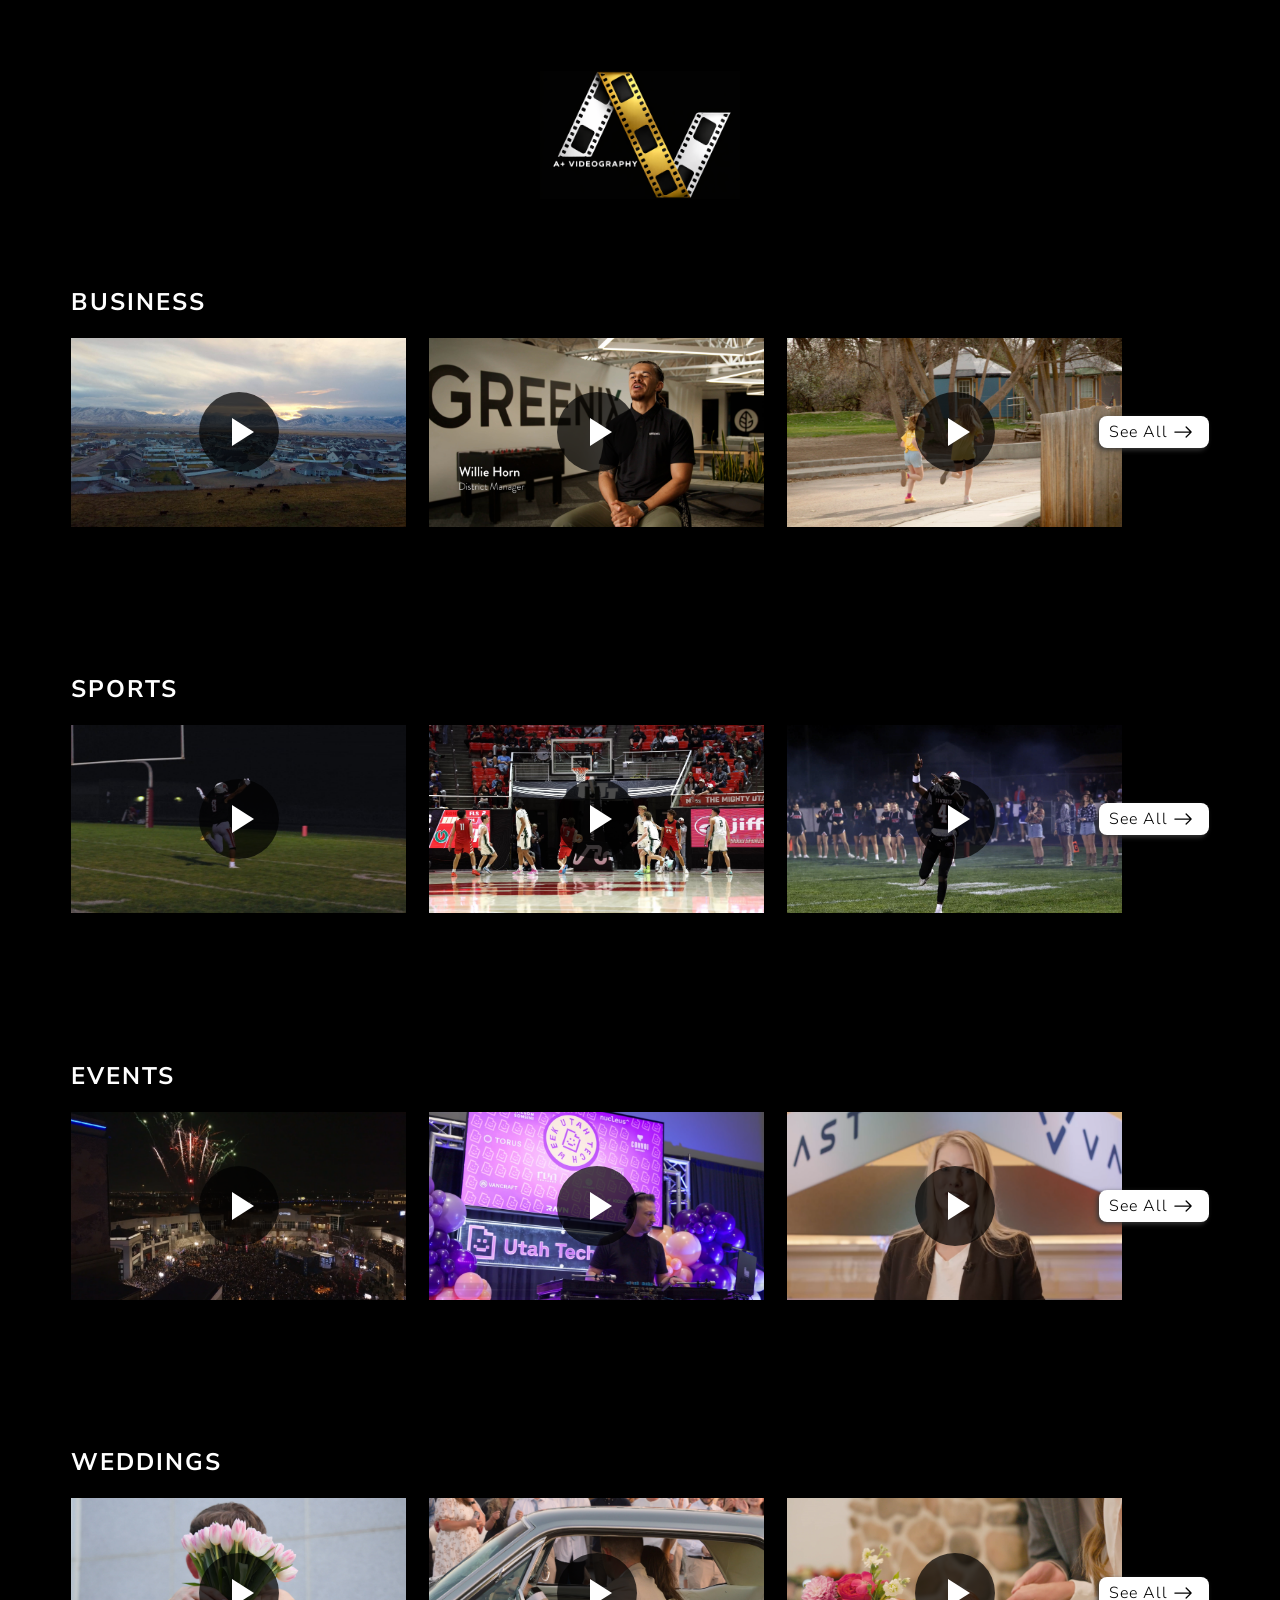
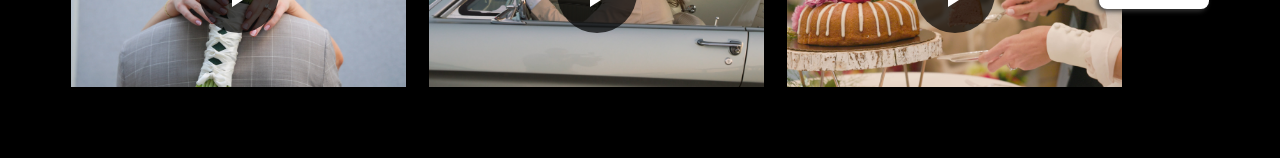
<file: index.html>
<!DOCTYPE html>
<html lang="en">
<head>
    <meta charset="UTF-8">
    <meta name="viewport" content="width=device-width, initial-scale=1.0">
    <title>A+ Videography - Home</title>
    <link rel="stylesheet" href="index.css">
    <link rel="stylesheet" href="header.css">
    <link rel="icon" href="favicon.ico" type="image/x-icon">
    <script src="https://player.vimeo.com/api/player.js"></script>
    <script src="video.js" defer></script>
</head>
<body>
    <div class="header">
        <a class="logo-link" href="/index.html">
            <img class="logo" src="3d-logo.png">
        </a>
    </div>
    <h2 class="section-header">Business</h2>
    <div class="section row">
        <div class="row-item">
            <div class="thumbnail-container" data-video="1164854025?h=b33ad053c7">
                <img src="thumbnails/chirotrust.jpg" class="thumbnail"/>
                <div class="play-button"></div>
            </div>
        </div>
        <div class="row-item">
            <div class="thumbnail-container" data-video="1150185746?h=3242a782f0">
                <img src="thumbnails/greenix.jpg" class="thumbnail"/>
                <div class="play-button"></div>
            </div>
        </div>
        <div class="row-item">
            <div class="thumbnail-container" data-video="1148993482?h=86b4a83564">
                <img src="thumbnails/girlsontherun1.jpg" class="thumbnail"/>
                <div class="play-button"></div>
            </div>
        </div>
        <a href="/business.html">
            <p class="link-text">See All</p>
            <svg xmlns="http://www.w3.org/2000/svg" width="20" height="20" fill="currentColor" class="bi bi-arrow-right" viewBox="0 0 16 16">
                <path fill-rule="evenodd" d="M1 8a.5.5 0 0 1 .5-.5h11.793l-3.147-3.146a.5.5 0 0 1 .708-.708l4 4a.5.5 0 0 1 0 .708l-4 4a.5.5 0 0 1-.708-.708L13.293 8.5H1.5A.5.5 0 0 1 1 8"/>
            </svg>
        </a>
    </div>
    <h2 class="section-header">Sports</h2>
    <div class="section row">
        <div class="row-item">
            <div class="thumbnail-container" data-video="1170892997?h=d28347f05e">
                <img class="thumbnail" src="thumbnails/sportsdemo.jpg">
                <div class="play-button"></div>
            </div>
        </div>
        <div class="row-item">
            <div class="thumbnail-container" data-video="1171821658?h=edae887c7e">
                <img class="thumbnail" src="thumbnails/5A6ABasketball.jpg">
                <div class="play-button"></div>
            </div>
        </div>
        <div class="row-item">
            <div class="thumbnail-container" data-video="1171098340?h=b8a5f680de">
                <img class="thumbnail" src="thumbnails/homecoming.jpg">
                <div class="play-button"></div>
            </div>
        </div>
        <a href="/sports.html">
            <p class="link-text">See All</p>
            <svg xmlns="http://www.w3.org/2000/svg" width="20" height="20" fill="currentColor" class="bi bi-arrow-right" viewBox="0 0 16 16">
                <path fill-rule="evenodd" d="M1 8a.5.5 0 0 1 .5-.5h11.793l-3.147-3.146a.5.5 0 0 1 .708-.708l4 4a.5.5 0 0 1 0 .708l-4 4a.5.5 0 0 1-.708-.708L13.293 8.5H1.5A.5.5 0 0 1 1 8"/>
            </svg>
        </a>
    </div>
    <h2 class="section-header">Events</h2>
    <div class="section row">
        <div class="row-item">
            <div class="thumbnail-container" data-video="1152361571?h=915003e403">
                <img class="thumbnail" src="thumbnails/gateway.png">
                <div class="play-button"></div>
            </div>
        </div>
        <div class="row-item">
            <div class="thumbnail-container" data-video="1164519616?h=d319bfca0e">
                <img class="thumbnail" src="thumbnails/utahtechweek.png">
                <div class="play-button"></div>
            </div>
        </div>
        <div class="row-item">
            <div class="thumbnail-container" data-video="1168940825?h=b813367901">
                <img class="thumbnail" src="thumbnails/vastforward.png">
                <div class="play-button"></div>
            </div>
        </div>
        <a href="/events.html">
            <p class="link-text">See All</p>
            <svg xmlns="http://www.w3.org/2000/svg" width="20" height="20" fill="currentColor" class="bi bi-arrow-right" viewBox="0 0 16 16">
                <path fill-rule="evenodd" d="M1 8a.5.5 0 0 1 .5-.5h11.793l-3.147-3.146a.5.5 0 0 1 .708-.708l4 4a.5.5 0 0 1 0 .708l-4 4a.5.5 0 0 1-.708-.708L13.293 8.5H1.5A.5.5 0 0 1 1 8"/>
            </svg>
        </a>
    </div>
    <h2 class="section-header">Weddings</h2>
    <div class="section row">
        <div class="row-item">
            <div class="thumbnail-container" data-video="1213437684?h=1cf5d965f9">
                <img class="thumbnail" src="thumbnails/codywedding.jpg">
                <div class="play-button"></div>
            </div>
        </div>
        <div class="row-item">
            <div class="thumbnail-container" data-video="1188899223?h=7cfc603c5a">
                <img class="thumbnail" src="thumbnails/bradywedding1.jpg?v-1">
                <div class="play-button"></div>
            </div>
        </div>
        <div class="row-item">
            <div class="thumbnail-container" data-video="1193643307?h=1840517e64">
                <img class="thumbnail" src="thumbnails/kennadywedding.jpg?v-1">
                <div class="play-button"></div>
            </div>
        </div>
        <a href="/weddings.html">
            <p class="link-text">See All</p>
            <svg xmlns="http://www.w3.org/2000/svg" width="20" height="20" fill="currentColor" class="bi bi-arrow-right" viewBox="0 0 16 16">
                <path fill-rule="evenodd" d="M1 8a.5.5 0 0 1 .5-.5h11.793l-3.147-3.146a.5.5 0 0 1 .708-.708l4 4a.5.5 0 0 1 0 .708l-4 4a.5.5 0 0 1-.708-.708L13.293 8.5H1.5A.5.5 0 0 1 1 8"/>
            </svg>
        </a>
    </div>
    <div id="video-lightbox">
        <div class="lightbox-content">
          <span class="close-video">&times;</span>
          <div id="video-frame"></div>
        </div>
    </div>
</body>
</html>
</file>
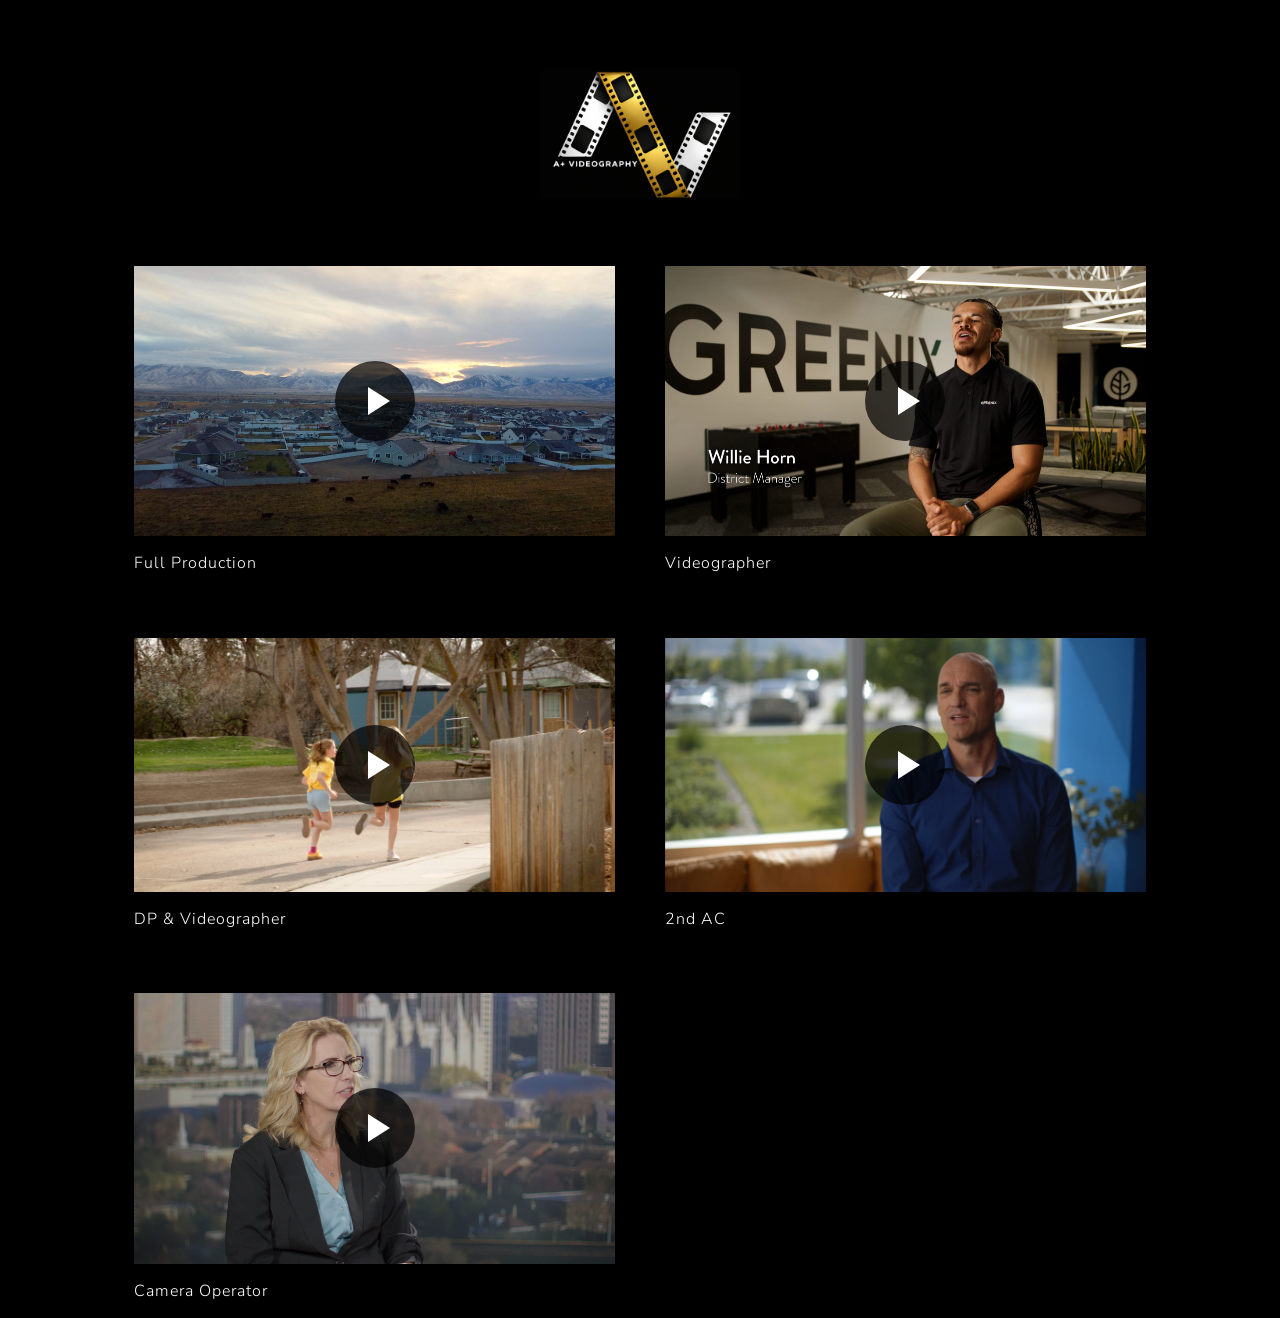
<file: business.html>
<!DOCTYPE html>
<html lang="en">
<head>
    <meta charset="UTF-8">
    <meta name="viewport" content="width=device-width, initial-scale=1.0">
    <title>A+ Videography - Business</title>
    <link rel="stylesheet" href="index.css">
    <link rel="stylesheet" href="header.css">
    <link rel="icon" href="favicon.ico" type="image/x-icon">
    <script src="https://player.vimeo.com/api/player.js"></script>
    <script src="video.js" defer></script>
</head>
<body>
    <div class="header">
        <a class="logo-link" href="/index.html">
            <img class="logo" src="3d-logo.png">
        </a>
    </div>
    <div class="section grid">
        <div class="grid-item">
            <div class="thumbnail-container" data-video="1164854025?h=b33ad053c7">
                <img src="thumbnails/chirotrust.jpg" class="thumbnail"/>
                <div class="play-button"></div>
            </div>
            <!--<div style="padding:56.25% 0 0 0;position:relative;"><iframe src="https://player.vimeo.com/video/1164854025?h=b33ad053c7&amp;title=0&amp;byline=0&amp;portrait=0&amp;badge=0&amp;autopause=0&amp;player_id=0&amp;app_id=58479" frameborder="0" allow="autoplay; fullscreen; picture-in-picture; clipboard-write; encrypted-media; web-share" referrerpolicy="strict-origin-when-cross-origin" style="position:absolute;top:0;left:0;width:100%;height:100%;" title="Final 1080p"></iframe></div>
            -->
            <div class="grid-text">
                <p class="subtitle">Full Production</p>
            </div>
        </div>
        <div class="grid-item">
            <div class="thumbnail-container" data-video="1150185746?h=3242a782f0">
                <img src="thumbnails/greenix.jpg" class="thumbnail"/>
                <div class="play-button"></div>
            </div>
            <!--<div style="padding:52.73% 0 0 0;position:relative;"><iframe src="https://player.vimeo.com/video/1150185746?h=3242a782f0&amp;title=0&amp;byline=0&amp;portrait=0&amp;badge=0&amp;autopause=0&amp;player_id=0&amp;app_id=58479" frameborder="0" allow="autoplay; fullscreen; picture-in-picture; clipboard-write; encrypted-media; web-share" referrerpolicy="strict-origin-when-cross-origin" style="position:absolute;top:0;left:0;width:100%;height:100%;" title="Greenix Pest Control - Videographer"></iframe></div>
            -->
                <div class="grid-text">
                <p class="subtitle">Videographer</p>
            </div>
        </div>
        <div class="grid-item">
            <div class="thumbnail-container" data-video="1148993482?h=86b4a83564">
                <img src="thumbnails/girlsontherun.jpg" class="thumbnail"/>
                <div class="play-button"></div>
            </div>
            <!--<div style="padding:52.73% 0 0 0;position:relative;"><iframe src="https://player.vimeo.com/video/1148993482?h=86b4a83564&amp;title=0&amp;byline=0&amp;portrait=0&amp;badge=0&amp;autopause=0&amp;player_id=0&amp;app_id=58479" frameborder="0" allow="autoplay; fullscreen; picture-in-picture; clipboard-write; encrypted-media; web-share" referrerpolicy="strict-origin-when-cross-origin" style="position:absolute;top:0;left:0;width:100%;height:100%;" title="Girls on the Run Nonprofit - DP &amp; Videographer"></iframe></div>
        -->
            <div class="grid-text">
            <p class="subtitle">DP & Videographer</p>
            </div>
        </div>
        <div class="grid-item">
            <div class="thumbnail-container" data-video="1154349424?h=9f47914a93">
                <img src="thumbnails/cenexel.jpg" class="thumbnail"/>
                <div class="play-button"></div>
            </div>
            <!--<div style="padding:52.73% 0 0 0;position:relative;"><iframe src="https://player.vimeo.com/video/1154349424?h=9f47914a93&amp;title=0&amp;byline=0&amp;portrait=0&amp;badge=0&amp;autopause=0&amp;player_id=0&amp;app_id=58479" frameborder="0" allow="autoplay; fullscreen; picture-in-picture; clipboard-write; encrypted-media; web-share" referrerpolicy="strict-origin-when-cross-origin" style="position:absolute;top:0;left:0;width:100%;height:100%;" title="Cenexel - 2nd AC"></iframe></div>
            -->
            <div class="grid-text">
                <p class="subtitle">2nd AC</p>
            </div>
        </div>
        <div class="grid-item">
            <div class="thumbnail-container" data-video="1150190663?h=fbf8760063">
                <img src="thumbnails/samsara.jpg" class="thumbnail"/>
                <div class="play-button"></div>
            </div>
            <!--<div style="padding:56.25% 0 0 0;position:relative;"><iframe src="https://player.vimeo.com/video/1150190663?h=fbf8760063&amp;title=0&amp;byline=0&amp;portrait=0&amp;badge=0&amp;autopause=0&amp;player_id=0&amp;app_id=58479" frameborder="0" allow="autoplay; fullscreen; picture-in-picture; clipboard-write; encrypted-media; web-share" referrerpolicy="strict-origin-when-cross-origin" style="position:absolute;top:0;left:0;width:100%;height:100%;" title="Samsara Vision - Camera Operator"></iframe></div>
            -->
            <div class="grid-text">
                <p class="subtitle">Camera Operator</p>
            </div>
        </div>
    </div>
    <div id="video-lightbox">
        <div class="lightbox-content">
          <span class="close-video">&times;</span>
          <div id="video-frame"></div>
        </div>
    </div>
</body>
</file>
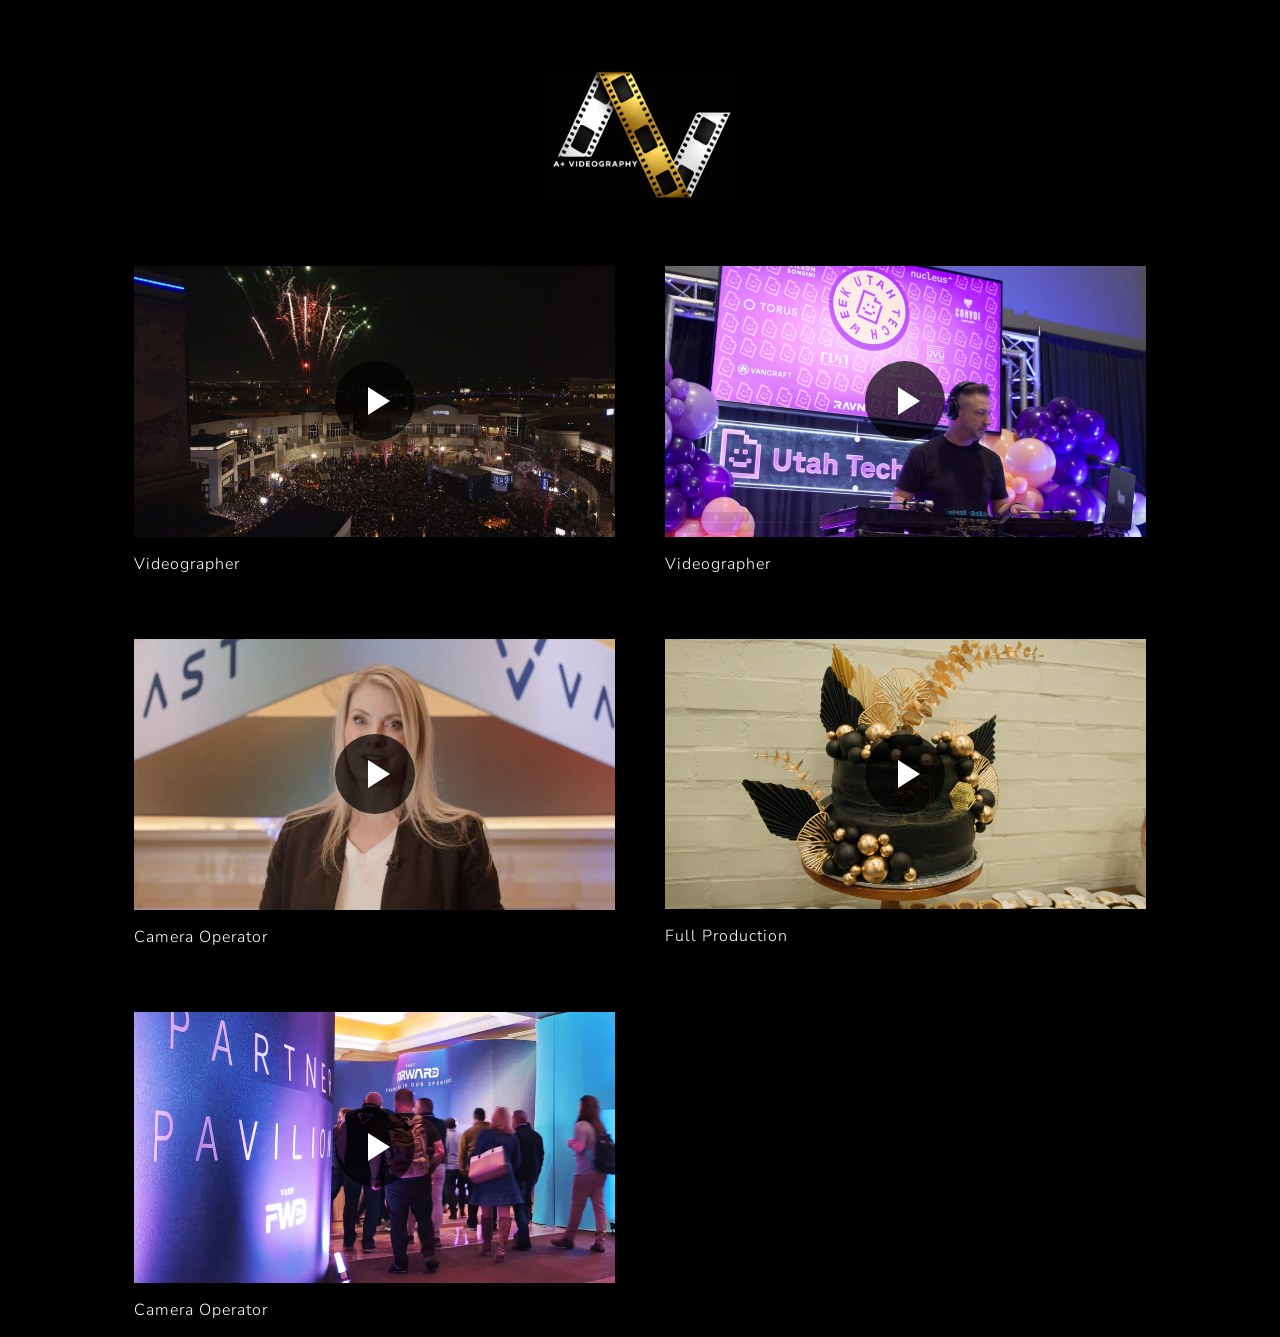
<file: events.html>
<!DOCTYPE html>
<html lang="en">
<head>
    <meta charset="UTF-8">
    <meta name="viewport" content="width=device-width, initial-scale=1.0">
    <title>A+ Videography - Events</title>
    <link rel="stylesheet" href="index.css">
    <link rel="stylesheet" href="header.css">
    <link rel="icon" href="favicon.ico" type="image/x-icon">
    <script src="https://player.vimeo.com/api/player.js"></script>
    <script src="video.js" defer></script>
</head>
<body>
    <div class="header">
        <a class="logo-link" href="/index.html">
            <img class="logo" src="3d-logo.png">
        </a>
    </div>
    <div class="section grid">
        <div class="grid-item">
            <div class="thumbnail-container" data-video="1152361571?h=915003e403">
                <img src="thumbnails/gateway.png" class="thumbnail"/>
                <div class="play-button"></div>
            </div>
            <!--<div style="padding:56.25% 0 0 0;position:relative;"><iframe src="https://player.vimeo.com/video/1164854025?h=b33ad053c7&amp;title=0&amp;byline=0&amp;portrait=0&amp;badge=0&amp;autopause=0&amp;player_id=0&amp;app_id=58479" frameborder="0" allow="autoplay; fullscreen; picture-in-picture; clipboard-write; encrypted-media; web-share" referrerpolicy="strict-origin-when-cross-origin" style="position:absolute;top:0;left:0;width:100%;height:100%;" title="Final 1080p"></iframe></div>
            -->
            <div class="grid-text">
                <p class="subtitle">Videographer</p>
            </div>
        </div>
        <div class="grid-item">
            <div class="thumbnail-container" data-video="1164519616?h=d319bfca0e">
                <img src="thumbnails/utahtechweek.png" class="thumbnail"/>
                <div class="play-button"></div>
            </div>
            <!--<div style="padding:52.73% 0 0 0;position:relative;"><iframe src="https://player.vimeo.com/video/1150185746?h=3242a782f0&amp;title=0&amp;byline=0&amp;portrait=0&amp;badge=0&amp;autopause=0&amp;player_id=0&amp;app_id=58479" frameborder="0" allow="autoplay; fullscreen; picture-in-picture; clipboard-write; encrypted-media; web-share" referrerpolicy="strict-origin-when-cross-origin" style="position:absolute;top:0;left:0;width:100%;height:100%;" title="Greenix Pest Control - Videographer"></iframe></div>
            -->
                <div class="grid-text">
                <p class="subtitle">Videographer</p>
            </div>
        </div>
        <div class="grid-item">
            <div class="thumbnail-container" data-video="1168940825?h=b813367901">
                <img src="thumbnails/vastforward.png" class="thumbnail"/>
                <div class="play-button"></div>
            </div>
            <!--<div style="padding:52.73% 0 0 0;position:relative;"><iframe src="https://player.vimeo.com/video/1148993482?h=86b4a83564&amp;title=0&amp;byline=0&amp;portrait=0&amp;badge=0&amp;autopause=0&amp;player_id=0&amp;app_id=58479" frameborder="0" allow="autoplay; fullscreen; picture-in-picture; clipboard-write; encrypted-media; web-share" referrerpolicy="strict-origin-when-cross-origin" style="position:absolute;top:0;left:0;width:100%;height:100%;" title="Girls on the Run Nonprofit - DP &amp; Videographer"></iframe></div>
        -->
            <div class="grid-text">
            <p class="subtitle">Camera Operator</p>
            </div>
        </div>
        <div class="grid-item">
            <div class="thumbnail-container" data-video="1214710987?h=3ddf6b32ed">
                <img src="thumbnails/birthdayparty.jpg" class="thumbnail"/>
                <div class="play-button"></div>
            </div>
            <!--<div style="padding:52.73% 0 0 0;position:relative;"><iframe src="https://player.vimeo.com/video/1148993482?h=86b4a83564&amp;title=0&amp;byline=0&amp;portrait=0&amp;badge=0&amp;autopause=0&amp;player_id=0&amp;app_id=58479" frameborder="0" allow="autoplay; fullscreen; picture-in-picture; clipboard-write; encrypted-media; web-share" referrerpolicy="strict-origin-when-cross-origin" style="position:absolute;top:0;left:0;width:100%;height:100%;" title="Girls on the Run Nonprofit - DP &amp; Videographer"></iframe></div>
        -->
            <div class="grid-text">
            <p class="subtitle">Full Production</p>
            </div>
        </div>
        <div class="grid-item">
            <div class="thumbnail-container" data-video="1168940651?h=235fd91ae9">
                <img src="thumbnails/vastforward2.png" class="thumbnail"/>
                <div class="play-button"></div>
            </div>
            <!--<div style="padding:52.73% 0 0 0;position:relative;"><iframe src="https://player.vimeo.com/video/1148993482?h=86b4a83564&amp;title=0&amp;byline=0&amp;portrait=0&amp;badge=0&amp;autopause=0&amp;player_id=0&amp;app_id=58479" frameborder="0" allow="autoplay; fullscreen; picture-in-picture; clipboard-write; encrypted-media; web-share" referrerpolicy="strict-origin-when-cross-origin" style="position:absolute;top:0;left:0;width:100%;height:100%;" title="Girls on the Run Nonprofit - DP &amp; Videographer"></iframe></div>
        -->
            <div class="grid-text">
            <p class="subtitle">Camera Operator</p>
            </div>
        </div>
    </div>
    <div id="video-lightbox">
        <div class="lightbox-content">
          <span class="close-video">&times;</span>
          <div id="video-frame"></div>
        </div>
    </div>
</body>
</file>
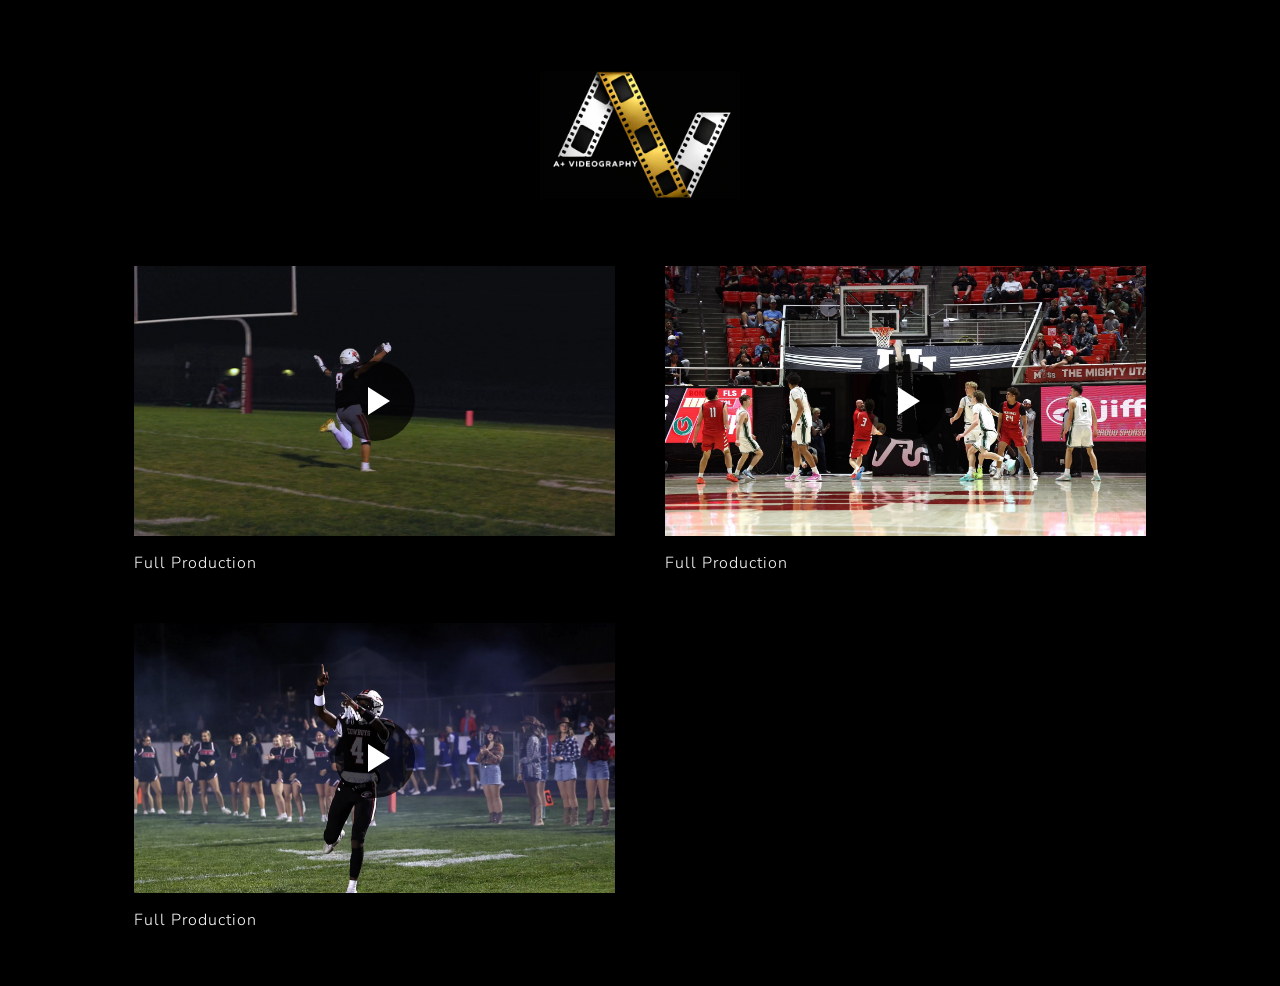
<file: sports.html>
<!DOCTYPE html>
<html lang="en">
<head>
    <meta charset="UTF-8">
    <meta name="viewport" content="width=device-width, initial-scale=1.0">
    <title>A+ Videography - Sports</title>
    <link rel="stylesheet" href="index.css">
    <link rel="stylesheet" href="header.css">
    <link rel="icon" href="favicon.ico" type="image/x-icon">
    <script src="https://player.vimeo.com/api/player.js"></script>
    <script src="video.js" defer></script>
</head>
<body>
    <div class="header">
        <a class="logo-link" href="/index.html">
            <img class="logo" src="3d-logo.png">
        </a>
    </div>
    <div class="section grid">
        <div class="grid-item">
            <div class="thumbnail-container" data-video="1170892997?h=d28347f05e">
                <img src="thumbnails/sportsdemo.jpg" class="thumbnail"/>
                <div class="play-button"></div>
            </div>
            <!--<div style="padding:56.25% 0 0 0;position:relative;"><iframe src="https://player.vimeo.com/video/1164854025?h=b33ad053c7&amp;title=0&amp;byline=0&amp;portrait=0&amp;badge=0&amp;autopause=0&amp;player_id=0&amp;app_id=58479" frameborder="0" allow="autoplay; fullscreen; picture-in-picture; clipboard-write; encrypted-media; web-share" referrerpolicy="strict-origin-when-cross-origin" style="position:absolute;top:0;left:0;width:100%;height:100%;" title="Final 1080p"></iframe></div>
            -->
            <div class="grid-text">
                <p class="subtitle">Full Production</p>
            </div>
        </div>
        <div class="grid-item">
            <div class="thumbnail-container" data-video="1171821658?h=edae887c7e">
                <img src="thumbnails/5A6ABasketball.jpg" class="thumbnail"/>
                <div class="play-button"></div>
            </div>
            <!--<div style="padding:52.73% 0 0 0;position:relative;"><iframe src="https://player.vimeo.com/video/1150185746?h=3242a782f0&amp;title=0&amp;byline=0&amp;portrait=0&amp;badge=0&amp;autopause=0&amp;player_id=0&amp;app_id=58479" frameborder="0" allow="autoplay; fullscreen; picture-in-picture; clipboard-write; encrypted-media; web-share" referrerpolicy="strict-origin-when-cross-origin" style="position:absolute;top:0;left:0;width:100%;height:100%;" title="Greenix Pest Control - Videographer"></iframe></div>
            -->
                <div class="grid-text">
                <p class="subtitle">Full Production</p>
            </div>
        </div>
        <div class="grid-item">
            <div class="thumbnail-container" data-video="1171098340?h=b8a5f680de">
                <img src="thumbnails/homecoming.jpg" class="thumbnail"/>
                <div class="play-button"></div>
            </div>
            <!--<div style="padding:52.73% 0 0 0;position:relative;"><iframe src="https://player.vimeo.com/video/1148993482?h=86b4a83564&amp;title=0&amp;byline=0&amp;portrait=0&amp;badge=0&amp;autopause=0&amp;player_id=0&amp;app_id=58479" frameborder="0" allow="autoplay; fullscreen; picture-in-picture; clipboard-write; encrypted-media; web-share" referrerpolicy="strict-origin-when-cross-origin" style="position:absolute;top:0;left:0;width:100%;height:100%;" title="Girls on the Run Nonprofit - DP &amp; Videographer"></iframe></div>
        -->
            <div class="grid-text">
            <p class="subtitle">Full Production</p>
            </div>
        </div>
    </div>
    <div id="video-lightbox">
        <div class="lightbox-content">
          <span class="close-video">&times;</span>
          <div id="video-frame"></div>
        </div>
    </div>
</body>
</file>
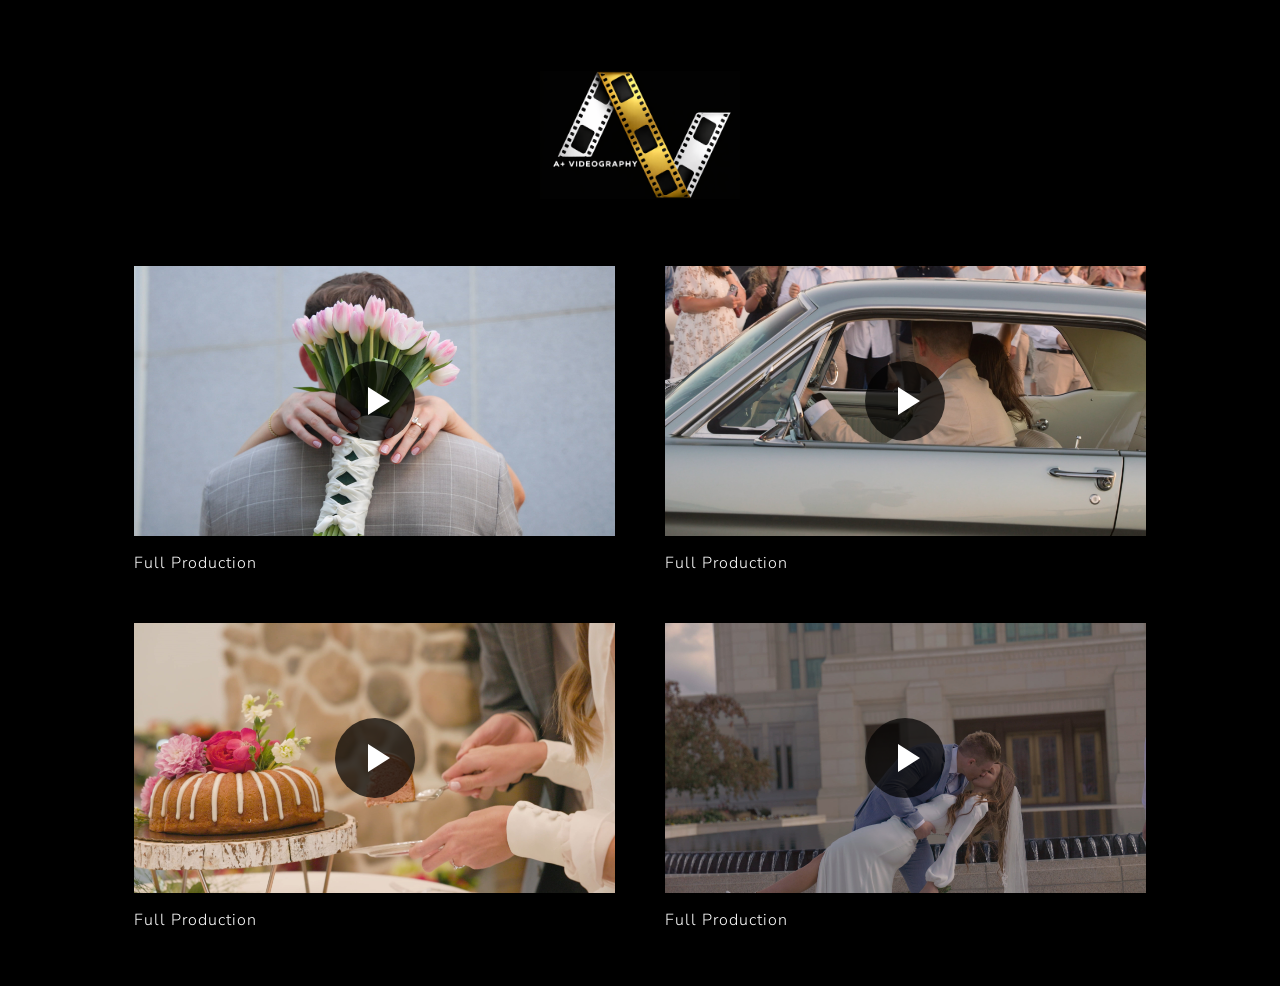
<file: weddings.html>
<!DOCTYPE html>
<html lang="en">
<head>
    <meta charset="UTF-8">
    <meta name="viewport" content="width=device-width, initial-scale=1.0">
    <title>A+ Videography - Weddings</title>
    <link rel="stylesheet" href="index.css">
    <link rel="stylesheet" href="header.css">
    <link rel="icon" href="favicon.ico" type="image/x-icon">
    <script src="https://player.vimeo.com/api/player.js"></script>
    <script src="video.js" defer></script>
</head>
<body>
    <div class="header">
        <a class="logo-link" href="/index.html">
            <img class="logo" src="3d-logo.png">
        </a>
    </div>
    <div class="section grid">
        <div class="grid-item">
            <div class="thumbnail-container" data-video="1213437684?h=1cf5d965f9">
                <img src="thumbnails/codywedding.jpg?v-1" class="thumbnail"/>
                <div class="play-button"></div>
            </div>
            <!--<div style="padding:56.25% 0 0 0;position:relative;"><iframe src="https://player.vimeo.com/video/1164854025?h=b33ad053c7&amp;title=0&amp;byline=0&amp;portrait=0&amp;badge=0&amp;autopause=0&amp;player_id=0&amp;app_id=58479" frameborder="0" allow="autoplay; fullscreen; picture-in-picture; clipboard-write; encrypted-media; web-share" referrerpolicy="strict-origin-when-cross-origin" style="position:absolute;top:0;left:0;width:100%;height:100%;" title="Final 1080p"></iframe></div>
            -->
            <div class="grid-text">
                <p class="subtitle">Full Production</p>
            </div>
        </div>
        <div class="grid-item">
            <div class="thumbnail-container" data-video="1188899223?h=7cfc603c5a">
                <img src="thumbnails/bradywedding1.jpg?v-1" class="thumbnail"/>
                <div class="play-button"></div>
            </div>
            <!--<div style="padding:56.25% 0 0 0;position:relative;"><iframe src="https://player.vimeo.com/video/1164854025?h=b33ad053c7&amp;title=0&amp;byline=0&amp;portrait=0&amp;badge=0&amp;autopause=0&amp;player_id=0&amp;app_id=58479" frameborder="0" allow="autoplay; fullscreen; picture-in-picture; clipboard-write; encrypted-media; web-share" referrerpolicy="strict-origin-when-cross-origin" style="position:absolute;top:0;left:0;width:100%;height:100%;" title="Final 1080p"></iframe></div>
            -->
            <div class="grid-text">
                <p class="subtitle">Full Production</p>
            </div>
        </div>
        <div class="grid-item">
            <div class="thumbnail-container" data-video="1193643307?h=1840517e64">
                <img src="thumbnails/kennadywedding.jpg?v-1" class="thumbnail"/>
                <div class="play-button"></div>
            </div>
            <!--<div style="padding:52.73% 0 0 0;position:relative;"><iframe src="https://player.vimeo.com/video/1150185746?h=3242a782f0&amp;title=0&amp;byline=0&amp;portrait=0&amp;badge=0&amp;autopause=0&amp;player_id=0&amp;app_id=58479" frameborder="0" allow="autoplay; fullscreen; picture-in-picture; clipboard-write; encrypted-media; web-share" referrerpolicy="strict-origin-when-cross-origin" style="position:absolute;top:0;left:0;width:100%;height:100%;" title="Greenix Pest Control - Videographer"></iframe></div>
            -->
                <div class="grid-text">
                <p class="subtitle">Full Production</p>
            </div>
        </div>
        <div class="grid-item">
            <div class="thumbnail-container" data-video="1193667100?h=1dfcf7aee2">
                <img src="thumbnails/nickwedding.jpg" class="thumbnail"/>
                <div class="play-button"></div>
            </div>
            <!--<div style="padding:52.73% 0 0 0;position:relative;"><iframe src="https://player.vimeo.com/video/1148993482?h=86b4a83564&amp;title=0&amp;byline=0&amp;portrait=0&amp;badge=0&amp;autopause=0&amp;player_id=0&amp;app_id=58479" frameborder="0" allow="autoplay; fullscreen; picture-in-picture; clipboard-write; encrypted-media; web-share" referrerpolicy="strict-origin-when-cross-origin" style="position:absolute;top:0;left:0;width:100%;height:100%;" title="Girls on the Run Nonprofit - DP &amp; Videographer"></iframe></div>
        -->
            <div class="grid-text">
            <p class="subtitle">Full Production</p>
            </div>
        </div>
    </div>
    <div id="video-lightbox">
        <div class="lightbox-content">
          <span class="close-video">&times;</span>
          <div id="video-frame"></div>
        </div>
    </div>
</body>
</file>
<file: index.css>
@import url('https://fonts.googleapis.com/css2?family=Nunito+Sans:ital,opsz,wght@0,6..12,200..1000;1,6..12,200..1000&display=swap');

body {
    background-color: #000000;
}

h1 {
    color: white;
}

p {
    font-family: 'Nunito Sans', sans-serif;
    letter-spacing: 1px;
    font-weight: 300;
}

.section-header {
    color: white;
    padding-left: 5%;
    padding-top: 5%;
    font-family: 'Nunito Sans', sans-serif;
    text-transform: uppercase;
    letter-spacing: 2px;
}

.section.grid {
    margin-left: auto;
    margin-right: auto;
    display: grid;
    padding: 5% 10%;
    column-gap: 5%;
    row-gap: 5%;
    grid-template-columns: repeat(2, 1fr);
    max-width: 1800px;
}

.section.row a{
    padding: 5px 10px;
    background-color: white;
    border-radius: 0.5rem;
    text-decoration: none;
    color: black;
    display: flex;
    flex-direction: row;
    align-items: center;
    margin-left: -4%;
    z-index: 2;
    box-shadow: -2px 2px 5px #3a3a3a;
    width: 8%;
}

.section.row a:hover {
    transform: scale(1.05);
    filter: brightness(0.9);
}

.section.row a .link-text{
    margin: 0px 0px 0px 0px;
    padding-right: 5px;
}

.grid-item h2 {
    color: white;
}

.grid-item iframe {
    width: 100%;
}

.grid-item .grid-text {
    color: white;
}

.video-thumb {
    position: relative;
    max-width: 800px;
    cursor: pointer;
}


.grid-item .thumbnail, .row-item .thumbnail {
    width: 100%;
    display: block;
    transition: transform .4s ease, filter .4s ease;
}

.grid-item:hover .thumbnail, .row-item:hover .thumbnail {
    transform: scale(1.05);
    filter: brightness(.8);
}

.grid-item .thumbnail-container, .row-item .thumbnail-container{
    position: relative;
    cursor: pointer;
}

.row-item {
    width: 30%;
}

.play-button {
    position: absolute;
    top: 50%;
    left: 50%;
    width: 80px;
    height: 80px;
    transform: translate(-50%, -50%);
    background: rgba(0,0,0,0.7);
    border-radius: 50%;
}
  
.play-button::after {
    content: "";
    position: absolute;
    left: 33px;
    top: 26px;
    border-style: solid;
    border-width: 14px 0 14px 22px;
    border-color: transparent transparent transparent white;
}

.section.row {
    display: flex;
    flex-direction: row;
    column-gap: 2%;
    padding: 0% 5% 5%;
    align-items: center;
}

/* LIGHTBOX */

#video-lightbox {
    position: fixed;
    inset: 0;
    background: rgba(0,0,0,.9);
    display: none;
    align-items: center;
    justify-content: center;
    z-index: 9999;
}

.lightbox-content {
    width: 80%;
    max-width: 1000px;
    aspect-ratio: 16 / 9;
    position: relative;
}
  
.lightbox-content iframe {
    width: 100%;
    height: 100%;
}
  
.close-video {
    position: absolute;
    top: -40px;
    right: 0;
    color: white;
    font-size: 40px;
    cursor: pointer;
}

@media(max-width:600px) {
    .section.grid {
        grid-template-columns: repeat(1, 1fr);
    }

    .section.row {
        flex-direction: column;
        row-gap: 30px;
    }

    .row-item {
        width: 100%;
    }

    .section.row a{
        width: 90px;
    }
}
</file>
<file: header.css>
.header {
    display: flex;
    flex-direction: row;
    justify-content: center;
    padding-top: 5%;
}

.header .logo-link {
    width: 15%;
    min-width: 200px;
}

.header .logo-link:hover {
    opacity: 0.7;
}

.header .logo{
    width: 100%;
}
</file>
